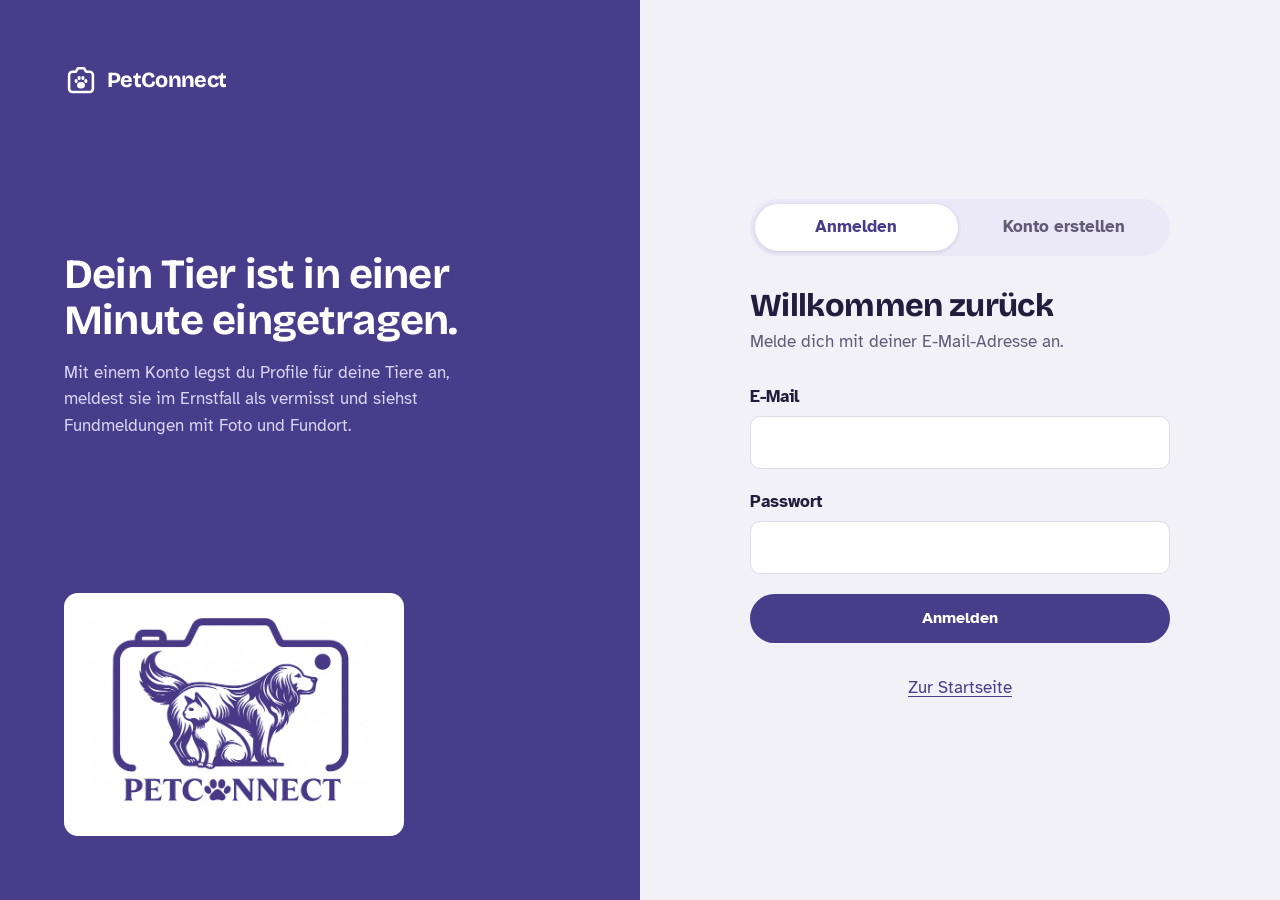
<file: frontend/pages/add-pet.html>
<!DOCTYPE html>
<html lang="de">
<head>
    <meta charset="UTF-8">
    <meta name="viewport" content="width=device-width, initial-scale=1.0">
    <title>Tier eintragen – PetConnect</title>
    <link rel="icon" href="../assets/favicon.svg" type="image/svg+xml">
    <link rel="stylesheet" href="../css/styles.css">
</head>
<body data-page="dashboard">
    <main class="wrap wrap-narrow">
        <div class="page-head">
            <h1>Tier eintragen</h1>
            <p class="lead">Mit einem guten Foto erkennt PetConnect dein Tier wieder, wenn jemand es findet und fotografiert.</p>
        </div>

        <form id="addPetForm" class="panel" novalidate>
            <div class="step">
                <div class="step-num" aria-hidden="true">1</div>
                <div>
                    <h3>Foto</h3>
                    <p class="muted">Das ganze Tier, seitlich oder von vorne, bei Tageslicht. Kein Gruppenfoto.</p>
                    <label class="dropzone" id="dropzone">
                        <span class="dz-icon"></span>
                        <strong>Foto auswählen</strong>
                        <span class="muted">oder hierher ziehen · JPG, PNG, GIF bis 10 MB</span>
                        <input type="file" id="photo" accept="image/jpeg,image/png,image/gif">
                    </label>
                </div>
            </div>

            <div class="step">
                <div class="step-num" aria-hidden="true">2</div>
                <div>
                    <h3>Wer ist es?</h3>
                    <p class="muted">Pflichtfelder sind nur Name und Tierart.</p>
                    <div class="field">
                        <label for="petName">Name</label>
                        <input type="text" id="petName" required placeholder="z. B. Luna">
                    </div>
                    <div class="field">
                        <span class="field-label" id="speciesLabel">Tierart</span>
                        <div class="choice" role="radiogroup" aria-labelledby="speciesLabel">
                            <input type="radio" name="species" id="speciesDog" value="dog">
                            <label for="speciesDog" data-icon="dog">Hund</label>
                            <input type="radio" name="species" id="speciesCat" value="cat">
                            <label for="speciesCat" data-icon="cat">Katze</label>
                        </div>
                    </div>
                    <div class="field-row">
                        <div class="field">
                            <label for="breed">Rasse <span class="optional">(optional)</span></label>
                            <input type="text" id="breed" placeholder="z. B. Mischling">
                        </div>
                        <div class="field">
                            <label for="color">Fellfarbe <span class="optional">(optional)</span></label>
                            <input type="text" id="color" placeholder="z. B. grau getigert">
                        </div>
                    </div>
                    <div class="field-row">
                        <div class="field">
                            <label for="age">Alter in Jahren <span class="optional">(optional)</span></label>
                            <input type="number" id="age" min="0" max="40" inputmode="numeric">
                        </div>
                        <div class="field">
                            <label for="weight">Gewicht in kg <span class="optional">(optional)</span></label>
                            <input type="number" id="weight" min="0" max="150" step="0.1" inputmode="decimal">
                        </div>
                    </div>
                </div>
            </div>

            <div class="step">
                <div class="step-num" aria-hidden="true">3</div>
                <div>
                    <h3>Woran erkennt man es?</h3>
                    <p class="muted">Diese Angaben helfen Findern, wenn das Foto allein nicht reicht.</p>
                    <div class="field">
                        <label for="features">Besondere Merkmale <span class="optional">(optional)</span></label>
                        <textarea id="features" placeholder="z. B. weißer Fleck auf der Brust, Knick im rechten Ohr, rotes Halsband"></textarea>
                    </div>
                    <div class="field">
                        <label for="microchip">Mikrochip-Nummer <span class="optional">(optional)</span></label>
                        <input type="text" id="microchip" inputmode="numeric" placeholder="15-stellige Nummer">
                    </div>
                </div>
            </div>

            <div class="form-actions">
                <a href="dashboard.html" class="btn btn-ghost">Abbrechen</a>
                <button type="submit" class="btn btn-primary" id="submitBtn">Tier eintragen</button>
            </div>
        </form>
    </main>

    <script src="../js/api.js"></script>
    <script>
        let photo = null;

        document.querySelector('.dz-icon').outerHTML = icon('camera');
        document.querySelectorAll('[data-icon]').forEach(el => el.insertAdjacentHTML('afterbegin', icon(el.dataset.icon)));
        setupPhotoInput(document.getElementById('dropzone'), (file) => { photo = file; });

        requireAuth();

        document.getElementById('addPetForm').addEventListener('submit', async (e) => {
            e.preventDefault();
            const name = document.getElementById('petName').value.trim();
            const species = document.querySelector('input[name="species"]:checked')?.value;

            if (!photo) {
                toast('Bitte wähle ein Foto deines Tieres aus.', 'error');
                document.getElementById('dropzone').scrollIntoView({ behavior: 'smooth', block: 'center' });
                return;
            }
            if (!name) {
                toast('Bitte gib den Namen deines Tieres ein.', 'error');
                document.getElementById('petName').focus();
                return;
            }
            if (!species) {
                toast('Bitte wähle aus, ob es ein Hund oder eine Katze ist.', 'error');
                document.getElementById('speciesDog').focus();
                return;
            }

            const formData = new FormData();
            formData.append('name', name);
            formData.append('species', species);
            formData.append('breed', document.getElementById('breed').value.trim());
            formData.append('color', document.getElementById('color').value.trim());
            formData.append('age', document.getElementById('age').value);
            formData.append('weight', document.getElementById('weight').value);
            formData.append('distinguishing_features', document.getElementById('features').value.trim());
            formData.append('microchip_id', document.getElementById('microchip').value.trim());
            formData.append('profile_image', photo);

            const button = document.getElementById('submitBtn');
            setBusy(button, true, 'Wird gespeichert …');
            try {
                await api.request('pets/register', { method: 'POST', body: formData });
                toast(`${name} ist eingetragen.`, 'success');
                setTimeout(() => { location.href = 'dashboard.html'; }, 900);
            } catch (err) {
                toast(err.message, 'error');
                setBusy(button, false);
            }
        });
    </script>
</body>
</html>
</file>
<file: frontend/css/styles.css>
/* ==========================================================================
   PetConnect – Stylesheet
   Leitmotiv: der Vermisst-Aushang. Violett aus dem Logo als Marke,
   Flyer-Gelb für die wichtigste Aktion ("Tier gefunden").
   ========================================================================== */

@font-face {
    font-family: 'Bricolage Grotesque';
    src: url('../assets/fonts/bricolage-grotesque-latin-wght-normal.woff2') format('woff2-variations');
    font-weight: 200 800;
    font-display: swap;
}
@font-face {
    font-family: 'Atkinson Hyperlegible';
    src: url('../assets/fonts/atkinson-hyperlegible-latin-400-normal.woff2') format('woff2');
    font-weight: 400;
    font-display: swap;
}
@font-face {
    font-family: 'Atkinson Hyperlegible';
    src: url('../assets/fonts/atkinson-hyperlegible-latin-700-normal.woff2') format('woff2');
    font-weight: 700;
    font-display: swap;
}

:root {
    --ink: #221c3d;
    --muted: #615b78;
    --brand: #483d8b;
    --brand-deep: #2e2563;
    --brand-soft: #ebe8f7;
    --paper: #f2f1f7;
    --surface: #ffffff;
    --line: #dedbea;
    --signal: #ffc93c;
    --signal-deep: #e5a800;
    --signal-soft: #fff4d6;
    --alarm: #c9302f;
    --alarm-soft: #fbe9e8;
    --home: #1d7f53;
    --home-soft: #e3f4eb;

    --font-display: 'Bricolage Grotesque', 'Segoe UI', system-ui, sans-serif;
    --font-body: 'Atkinson Hyperlegible', 'Segoe UI', system-ui, sans-serif;

    --radius-paper: 4px;
    --radius-panel: 14px;
    --radius-pill: 999px;
    --shadow-paper: 0 1px 0 rgba(34, 28, 61, .06), 0 8px 22px -12px rgba(34, 28, 61, .35);
    --shadow-float: 0 20px 50px -20px rgba(34, 28, 61, .45);

    --wrap: 1120px;
    --gutter: clamp(16px, 4vw, 32px);
}

/* ---------- Basis ---------- */
*, *::before, *::after { box-sizing: border-box; margin: 0; padding: 0; }

/* Kein Element darf die Seite verbreitern – sonst zoomt iOS Safari heraus */
html { -webkit-text-size-adjust: 100%; text-size-adjust: 100%; overflow-x: hidden; }

body {
    font-family: var(--font-body);
    font-size: 1.0625rem;
    line-height: 1.55;
    color: var(--ink);
    background: var(--paper);
    min-height: 100vh;
    display: flex;
    flex-direction: column;
    overflow-x: clip;
}

main { flex: 1; min-width: 0; }

img { max-width: 100%; height: auto; display: block; }

/* hidden-Attribut muss auch gegen display:flex der Komponenten gewinnen */
[hidden] { display: none !important; }

a { color: var(--brand); text-underline-offset: 3px; }
a:hover { color: var(--brand-deep); }

h1, h2, h3, h4 {
    font-family: var(--font-display);
    line-height: 1.1;
    letter-spacing: -0.02em;
    color: var(--ink);
}
h1 { font-size: clamp(2.1rem, 5vw, 3.4rem); font-weight: 750; }
h2 { font-size: clamp(1.6rem, 3vw, 2.1rem); font-weight: 700; }
h3 { font-size: 1.3rem; font-weight: 650; }
h4 { font-size: 1.05rem; font-weight: 650; letter-spacing: -0.01em; }

p + p { margin-top: .75em; }

:focus-visible {
    outline: 3px solid var(--brand);
    outline-offset: 2px;
    border-radius: 4px;
}

.sr-only {
    position: absolute; width: 1px; height: 1px; overflow: hidden;
    clip: rect(0 0 0 0); white-space: nowrap;
}

.wrap { width: 100%; max-width: var(--wrap); margin: 0 auto; padding: 0 var(--gutter); }
.wrap-narrow { max-width: 760px; }

.muted { color: var(--muted); }
.lead { font-size: 1.2rem; color: var(--muted); max-width: 58ch; }

/* ---------- Kopfzeile ---------- */
.site-header {
    background: var(--surface);
    border-bottom: 1px solid var(--line);
    position: sticky;
    top: 0;
    z-index: 50;
}
.site-header .wrap {
    display: flex;
    align-items: center;
    gap: 1.5rem;
    min-height: 68px;
}
.brand {
    display: inline-flex;
    align-items: center;
    gap: .55rem;
    text-decoration: none;
    color: var(--brand);
    font-family: var(--font-display);
    font-weight: 750;
    font-size: 1.35rem;
    letter-spacing: -0.03em;
}
.brand svg { width: 34px; height: 34px; }
.brand:hover { color: var(--brand-deep); }

.nav {
    display: flex;
    align-items: center;
    gap: .25rem;
    margin-left: auto;
}
.nav a {
    text-decoration: none;
    color: var(--ink);
    font-weight: 700;
    font-size: .98rem;
    padding: .5rem .8rem;
    border-radius: var(--radius-pill);
}
.nav a:hover { background: var(--brand-soft); color: var(--brand-deep); }
.nav a[aria-current="page"] { color: var(--brand); background: var(--brand-soft); }
.nav .btn { margin-left: .5rem; }

.nav-toggle {
    display: none;
    margin-left: auto;
    background: none;
    border: 1px solid var(--line);
    border-radius: 10px;
    width: 44px; height: 44px;
    align-items: center; justify-content: center;
    color: var(--ink);
    cursor: pointer;
}
.nav-toggle svg { width: 22px; height: 22px; }

@media (max-width: 820px) {
    .nav-toggle { display: inline-flex; }
    .nav {
        display: none;
        position: absolute;
        top: 68px; left: 0; right: 0;
        flex-direction: column;
        align-items: stretch;
        gap: 0;
        padding: .5rem var(--gutter) 1rem;
        background: var(--surface);
        border-bottom: 1px solid var(--line);
        box-shadow: var(--shadow-float);
    }
    .nav.open { display: flex; }
    .nav a { padding: .85rem .5rem; border-radius: 8px; }
    .nav .btn { margin: .5rem 0 0; justify-content: center; }
}

/* ---------- Fußzeile ---------- */
.site-footer {
    margin-top: 5rem;
    border-top: 1px solid var(--line);
    background: var(--surface);
    color: var(--muted);
    font-size: .95rem;
}
.site-footer .wrap {
    display: flex;
    flex-wrap: wrap;
    gap: 1rem 2rem;
    justify-content: space-between;
    padding-top: 1.75rem;
    padding-bottom: 1.75rem;
}
.site-footer nav { display: flex; gap: 1.25rem; flex-wrap: wrap; }
.site-footer a { color: var(--muted); }

/* ---------- Buttons ---------- */
.btn {
    display: inline-flex;
    align-items: center;
    gap: .5rem;
    font-family: var(--font-body);
    font-weight: 700;
    font-size: 1rem;
    line-height: 1.2;
    padding: .8rem 1.3rem;
    border-radius: var(--radius-pill);
    border: 2px solid transparent;
    cursor: pointer;
    text-decoration: none;
    transition: background-color .15s, border-color .15s, color .15s;
    white-space: nowrap;
}
.btn svg { width: 1.15em; height: 1.15em; flex-shrink: 0; }
.btn:disabled { opacity: .55; cursor: not-allowed; }

.btn-primary { background: var(--brand); color: #fff; }
.btn-primary:hover { background: var(--brand-deep); color: #fff; }

.btn-signal { background: var(--signal); color: var(--ink); }
.btn-signal:hover { background: var(--signal-deep); color: var(--ink); }

.btn-ghost { background: transparent; color: var(--ink); border-color: var(--line); }
.btn-ghost:hover { border-color: var(--brand); color: var(--brand); }

.btn-danger { background: var(--alarm); color: #fff; }
.btn-danger:hover { background: #a42523; color: #fff; }

.btn-home { background: var(--home); color: #fff; }
.btn-home:hover { background: #155f3e; color: #fff; }

.btn-link {
    background: none; border: none; padding: .4rem .2rem;
    color: var(--muted); font-weight: 700;
}
.btn-link:hover { color: var(--alarm); }

.btn-sm { padding: .5rem .9rem; font-size: .92rem; }
.btn-block { width: 100%; justify-content: center; }
@media (max-width: 420px) { .btn { white-space: normal; } }

.btn .spin {
    width: 1em; height: 1em;
    border: 2px solid currentColor;
    border-right-color: transparent;
    border-radius: 50%;
    animation: spin .7s linear infinite;
}
@keyframes spin { to { transform: rotate(360deg); } }

/* ---------- Formulare ---------- */
.field { margin-bottom: 1.25rem; }
.field > label, .field-label {
    display: block;
    font-weight: 700;
    margin-bottom: .4rem;
}
.field .hint { display: block; color: var(--muted); font-size: .92rem; margin-top: .35rem; }
.optional { font-weight: 400; color: var(--muted); }

input[type="text"], input[type="email"], input[type="password"], input[type="tel"],
input[type="number"], input[type="date"], input[type="search"], select, textarea {
    width: 100%;
    font: inherit;
    color: var(--ink);
    background: var(--surface);
    border: 1.5px solid var(--line);
    border-radius: 10px;
    padding: .75rem .9rem;
    min-height: 48px;
    transition: border-color .15s, box-shadow .15s;
}
textarea { min-height: 110px; resize: vertical; }
input:focus, select:focus, textarea:focus {
    outline: none;
    border-color: var(--brand);
    box-shadow: 0 0 0 3px rgba(72, 61, 139, .18);
}
input::placeholder, textarea::placeholder { color: #9a95ad; }

.field-row { display: grid; grid-template-columns: 1fr 1fr; gap: 0 1rem; }
@media (max-width: 560px) { .field-row { grid-template-columns: 1fr; } }

/* Auswahl Hund/Katze als große Schalter */
.choice { display: grid; grid-template-columns: 1fr 1fr; gap: .75rem; }
.choice input { position: absolute; opacity: 0; pointer-events: none; }
.choice label {
    display: flex;
    align-items: center;
    gap: .75rem;
    padding: .9rem 1rem;
    border: 1.5px solid var(--line);
    border-radius: 12px;
    background: var(--surface);
    font-weight: 700;
    cursor: pointer;
}
.choice label svg { width: 30px; height: 30px; color: var(--brand); }
.choice input:checked + label {
    border-color: var(--brand);
    background: var(--brand-soft);
    box-shadow: inset 0 0 0 1px var(--brand);
}
.choice input:focus-visible + label { outline: 3px solid var(--brand); outline-offset: 2px; }

/* Foto-Upload */
.dropzone {
    position: relative;
    display: flex;
    flex-direction: column;
    align-items: center;
    justify-content: center;
    text-align: center;
    gap: .5rem;
    min-height: 220px;
    padding: 1.5rem;
    border: 2px dashed #bdb7d6;
    border-radius: var(--radius-panel);
    background: var(--surface);
    cursor: pointer;
    transition: border-color .15s, background-color .15s;
}
.dropzone:hover, .dropzone.dragover { border-color: var(--brand); background: var(--brand-soft); }
.dropzone svg { width: 44px; height: 44px; color: var(--brand); }
.dropzone strong { font-size: 1.1rem; }
.dropzone input[type="file"] { position: absolute; inset: 0; opacity: 0; cursor: pointer; }
.dropzone.has-image { padding: 0; border-style: solid; border-color: var(--line); overflow: hidden; }
.dropzone.has-image img { width: 100%; height: 300px; object-fit: cover; }
@media (max-width: 560px) { .dropzone.has-image img { height: 240px; } }
.dropzone .change-photo {
    position: absolute; right: .75rem; bottom: .75rem;
    background: rgba(255, 255, 255, .95);
    border-radius: var(--radius-pill);
    padding: .45rem .9rem;
    font-weight: 700;
    font-size: .9rem;
    pointer-events: none;
}

/* ---------- Panels & Abschnitte ---------- */
.panel {
    background: var(--surface);
    border: 1px solid var(--line);
    border-radius: var(--radius-panel);
    padding: clamp(1.25rem, 3vw, 2rem);
}
.panel + .panel { margin-top: 1.5rem; }
.panel-title { margin-bottom: 1.25rem; }

.page-head { padding: clamp(2rem, 5vw, 3.5rem) 0 2rem; }
.page-head h1 { margin-bottom: .6rem; }

.section { margin-top: clamp(3rem, 7vw, 5rem); }
.section-head {
    display: flex;
    align-items: flex-end;
    justify-content: space-between;
    gap: 1rem;
    flex-wrap: wrap;
    margin-bottom: 1.5rem;
}

/* Schritte eines Formulars */
.step { display: grid; grid-template-columns: 2.25rem 1fr; gap: 0 1rem; }
.step + .step { margin-top: 2rem; padding-top: 2rem; border-top: 1px solid var(--line); }
.step-num {
    width: 2.25rem; height: 2.25rem;
    border-radius: 50%;
    background: var(--brand);
    color: #fff;
    font-family: var(--font-display);
    font-weight: 700;
    display: flex; align-items: center; justify-content: center;
}
.step h3 { margin: .2rem 0 .3rem; }
.step > div > .muted { margin-bottom: 1rem; }
@media (max-width: 560px) {
    .step { grid-template-columns: 1fr; }
    .step-num { margin-bottom: .6rem; }
}

/* ---------- Status-Pillen ---------- */
.status {
    display: inline-flex;
    align-items: center;
    gap: .35rem;
    font-size: .85rem;
    font-weight: 700;
    padding: .25rem .65rem;
    border-radius: var(--radius-pill);
}
.status::before { content: ''; width: .5rem; height: .5rem; border-radius: 50%; background: currentColor; }
.status-missing { color: var(--alarm); background: var(--alarm-soft); }
.status-home { color: var(--home); background: var(--home-soft); }

/* ---------- Der Vermisst-Aushang ---------- */
.posters {
    display: grid;
    grid-template-columns: repeat(auto-fill, minmax(min(250px, 100%), 1fr));
    gap: 1.75rem;
}
.poster {
    position: relative;
    display: flex;
    flex-direction: column;
    width: 100%;
    min-width: 0;
    background: var(--surface);
    border-radius: var(--radius-paper);
    box-shadow: var(--shadow-paper);
    text-align: left;
    font: inherit;
    color: inherit;
    border: none;
    padding: 0;
    cursor: pointer;
}
/* Klebestreifen oben */
.poster::before {
    content: '';
    position: absolute;
    top: -9px; left: 50%;
    width: 74px; height: 20px;
    transform: translateX(-50%) rotate(-2deg);
    background: rgba(255, 201, 60, .75);
    border-radius: 2px;
}
.poster:hover { box-shadow: 0 1px 0 rgba(34, 28, 61, .06), 0 14px 30px -12px rgba(34, 28, 61, .45); }
.poster-head {
    font-family: var(--font-display);
    font-weight: 800;
    font-size: 1.9rem;
    letter-spacing: .06em;
    color: var(--alarm);
    text-align: center;
    padding: 1.1rem 1rem .5rem;
    line-height: 1;
}
.poster-photo {
    position: relative;
    margin: 0 1rem;
    aspect-ratio: 4 / 3;
    background: var(--brand-soft);
    border-radius: 2px;
    overflow: hidden;
}
/* absolut positioniert: die Originalgröße des Fotos (z. B. 4032 px vom Handy)
   fließt so nicht in die Kartenbreite ein */
.poster-photo img { position: absolute; inset: 0; width: 100%; height: 100%; max-width: none; object-fit: cover; }
@supports not (aspect-ratio: 1) {
    .poster-photo { height: 0; padding-top: 75%; }
}
.poster-body { padding: .9rem 1rem 1rem; flex: 1; min-width: 0; }
.poster-name { font-family: var(--font-display); font-weight: 750; font-size: 1.5rem; line-height: 1.1; overflow-wrap: anywhere; }
.poster-meta { color: var(--muted); margin-top: .15rem; }
.poster-where {
    display: flex; gap: .4rem; align-items: flex-start;
    margin-top: .6rem; font-size: .95rem;
}
.poster-where svg { width: 1.1em; height: 1.1em; margin-top: .15em; color: var(--alarm); flex-shrink: 0; }
.poster-where span, .poster-meta { min-width: 0; overflow-wrap: anywhere; }
.poster-reward {
    display: inline-block;
    margin-top: .6rem;
    background: var(--signal-soft);
    border: 1px solid var(--signal);
    padding: .15rem .55rem;
    border-radius: 4px;
    font-weight: 700;
    font-size: .92rem;
}
/* Abreißzettel */
.poster-tabs {
    display: flex;
    border-top: 2px dashed var(--line);
    height: 112px;
    overflow: hidden;
    contain: size;
}
.poster-tabs span {
    flex: 1 1 0;
    min-width: 0;
    writing-mode: vertical-rl;
    transform: rotate(180deg);
    text-align: center;
    font-size: .72rem;
    font-weight: 700;
    color: var(--muted);
    padding: .4rem 0;
    white-space: nowrap;
    overflow: hidden;
    text-overflow: ellipsis;
}
.poster-tabs span + span { border-right: 1px dashed var(--line); }
/* ein Zettel ist schon abgerissen */
.poster-tabs span:nth-child(3) { visibility: hidden; }

/* Handy: Aushang kompakter, damit mehr als eine Karte pro Bildschirm passt */
@media (max-width: 560px) {
    .posters { gap: 1.5rem; }
    .poster-head { font-size: 1.5rem; padding: .9rem .75rem .45rem; }
    .poster-photo { margin: 0 .75rem; }
    .poster-body { padding: .75rem .75rem .85rem; }
    .poster-name { font-size: 1.3rem; }
    .poster-tabs { height: 84px; }
}

/* ---------- Tierliste im Dashboard ---------- */
.pet-list { display: grid; gap: 1rem; }
.pet-row {
    display: grid;
    grid-template-columns: 96px 1fr auto;
    gap: 1.25rem;
    align-items: center;
    background: var(--surface);
    border: 1px solid var(--line);
    border-radius: var(--radius-panel);
    padding: 1rem;
}
.pet-row > * { min-width: 0; }
.pet-row img { width: 96px; height: 96px; max-width: none; object-fit: cover; border-radius: 10px; background: var(--brand-soft); }
.pet-row h3 { display: flex; align-items: center; gap: .6rem; flex-wrap: wrap; }
.pet-row .actions { display: flex; gap: .5rem; flex-wrap: wrap; justify-content: flex-end; }
@media (max-width: 680px) {
    .pet-row { grid-template-columns: 72px 1fr; }
    .pet-row img { width: 72px; height: 72px; }
    .pet-row .actions { grid-column: 1 / -1; justify-content: flex-start; }
}

/* Fundmeldungen für Besitzer */
.match-alert {
    background: var(--signal-soft);
    border: 1.5px solid var(--signal);
    border-radius: var(--radius-panel);
    padding: clamp(1.25rem, 3vw, 1.75rem);
}
.match-alert > h2 { margin-bottom: .4rem; }
.match {
    display: grid;
    grid-template-columns: 140px 1fr;
    gap: 1.25rem;
    background: var(--surface);
    border-radius: 12px;
    padding: 1rem;
    margin-top: 1rem;
}
.match > * { min-width: 0; }
.match img { width: 140px; height: 140px; max-width: none; object-fit: cover; border-radius: 8px; background: var(--brand-soft); }
.match h3 { margin-bottom: .25rem; }
.match dl { display: grid; grid-template-columns: auto 1fr; gap: .2rem .9rem; margin-top: .6rem; font-size: .97rem; }
.match dt { color: var(--muted); }
.match dd { overflow-wrap: anywhere; }
@media (max-width: 560px) {
    .match { grid-template-columns: 1fr; }
    .match img { width: 100%; height: auto; aspect-ratio: 4 / 3; }
}

/* Ähnlichkeits-Balken */
.similarity { display: flex; align-items: center; gap: .75rem; margin-top: .4rem; }
.similarity-bar { flex: 1; max-width: 220px; height: 8px; border-radius: 4px; background: var(--line); overflow: hidden; }
.similarity-bar i { display: block; height: 100%; background: var(--brand); border-radius: 4px; }
.similarity b { font-family: var(--font-display); font-size: 1.15rem; }

/* ---------- Karte ---------- */
.map {
    height: 340px;
    border-radius: 12px;
    border: 1.5px solid var(--line);
    background: var(--brand-soft);
    z-index: 1;
}
@media (max-width: 560px) { .map { height: 280px; } }
.map-bar {
    display: flex;
    flex-wrap: wrap;
    align-items: center;
    justify-content: space-between;
    gap: .75rem;
    margin-bottom: .75rem;
}
.map-status { font-size: .95rem; color: var(--muted); display: flex; gap: .4rem; align-items: center; }
.map-status svg { width: 1.1em; height: 1.1em; }
.map-status.set { color: var(--home); font-weight: 700; }
.map-status.error { color: var(--alarm); font-weight: 700; }

/* ---------- Meldungen (Toasts) ---------- */
.toasts {
    position: fixed;
    bottom: 1.25rem;
    left: 50%;
    transform: translateX(-50%);
    z-index: 1000;
    display: flex;
    flex-direction: column;
    gap: .5rem;
    width: min(520px, calc(100% - 2rem));
}
.toast {
    display: flex;
    align-items: flex-start;
    gap: .75rem;
    background: var(--ink);
    color: #fff;
    padding: .9rem 1rem;
    border-radius: 12px;
    box-shadow: var(--shadow-float);
    animation: toast-in .2s ease-out;
}
.toast svg { width: 1.3em; height: 1.3em; flex-shrink: 0; margin-top: .1em; }
.toast-success svg { color: #6fe0a6; }
.toast-error svg { color: #ff8f8c; }
.toast-info svg { color: var(--signal); }
.toast span { flex: 1; }
.toast button {
    background: none; border: none; color: #fff; opacity: .7;
    cursor: pointer; font-size: 1.3rem; line-height: 1;
}
@keyframes toast-in { from { opacity: 0; transform: translateY(8px); } }

/* Hinweisbox im Seitenfluss */
.note {
    display: flex;
    gap: .75rem;
    padding: 1rem 1.1rem;
    border-radius: 12px;
    background: var(--brand-soft);
    font-size: .97rem;
}
.note svg { width: 1.3em; height: 1.3em; flex-shrink: 0; color: var(--brand); margin-top: .1em; }
.note-warn { background: var(--signal-soft); }
.note-warn svg { color: var(--signal-deep); }

/* ---------- Modal ---------- */
.modal {
    position: fixed;
    inset: 0;
    z-index: 900;
    display: none;
    align-items: flex-start;
    justify-content: center;
    padding: 5vh 1rem;
    background: rgba(34, 28, 61, .55);
    overflow-y: auto;
}
.modal.open { display: flex; }
.modal-dialog {
    position: relative;
    width: 100%;
    max-width: 640px;
    background: var(--surface);
    border-radius: var(--radius-panel);
    box-shadow: var(--shadow-float);
    overflow: hidden;
}
.modal-close {
    position: absolute;
    top: .75rem; right: .75rem;
    width: 40px; height: 40px;
    border-radius: 50%;
    border: none;
    background: rgba(255, 255, 255, .92);
    color: var(--ink);
    cursor: pointer;
    display: flex; align-items: center; justify-content: center;
    z-index: 2;
}
.modal-close svg { width: 20px; height: 20px; }
.modal-photo { width: 100%; height: 320px; object-fit: cover; background: var(--brand-soft); }
@media (max-width: 560px) {
    .modal { padding: .75rem; }
    .modal-photo { height: auto; aspect-ratio: 4 / 3; }
    .modal-body { padding: 1.25rem; }
}
.modal-body { padding: 1.5rem; }
.facts { display: grid; grid-template-columns: auto 1fr; gap: .35rem 1.25rem; margin: 1rem 0; }
.facts dt { color: var(--muted); }
.facts dd { font-weight: 700; overflow-wrap: anywhere; }

/* ---------- Zustände ---------- */
.loading {
    display: flex; flex-direction: column; align-items: center; gap: .75rem;
    padding: 3rem 1rem; color: var(--muted);
}
.loading::before {
    content: '';
    width: 36px; height: 36px;
    border: 3px solid var(--line);
    border-top-color: var(--brand);
    border-radius: 50%;
    animation: spin .8s linear infinite;
}
.empty {
    text-align: center;
    padding: clamp(2rem, 6vw, 3.5rem) 1.5rem;
    background: var(--surface);
    border: 1.5px dashed var(--line);
    border-radius: var(--radius-panel);
}
.empty svg { width: 48px; height: 48px; color: var(--brand); margin: 0 auto 1rem; }
.empty h3 { margin-bottom: .4rem; }
.empty p { color: var(--muted); max-width: 46ch; margin: 0 auto 1.25rem; }

/* ---------- Startseite ---------- */
.hero { padding: clamp(2.5rem, 7vw, 5rem) 0 1rem; }
.hero-grid > * { min-width: 0; }
.hero-grid { display: grid; grid-template-columns: 1.1fr .9fr; gap: clamp(2rem, 5vw, 4rem); align-items: center; }
.hero h1 { font-size: clamp(2.4rem, 6vw, 4.2rem); margin-bottom: 1.1rem; }
.hero .lead { margin-bottom: 2rem; }
.paths { display: grid; gap: .9rem; }
.path {
    display: grid;
    grid-template-columns: 52px 1fr auto;
    align-items: center;
    gap: 1rem;
    padding: 1.1rem 1.25rem;
    border-radius: var(--radius-panel);
    text-decoration: none;
    color: var(--ink);
    border: 1.5px solid transparent;
}
.path svg.path-icon { width: 52px; height: 52px; padding: 12px; border-radius: 12px; }
.path svg.path-arrow { width: 22px; height: 22px; }
.path > div { min-width: 0; }
@media (max-width: 420px) {
    .path { grid-template-columns: 44px 1fr auto; gap: .8rem; padding: 1rem; }
    .path svg.path-icon { width: 44px; height: 44px; padding: 10px; }
    .path > div strong { font-size: 1.15rem; }
}
.path strong { display: block; font-family: var(--font-display); font-size: 1.3rem; font-weight: 700; letter-spacing: -0.01em; }
.path span { color: var(--muted); font-size: .97rem; }
.path-found { background: var(--signal); }
.path-found svg.path-icon { background: var(--ink); color: var(--signal); }
.path-found span { color: #4b3f12; }
.path-found:hover { background: var(--signal-deep); color: var(--ink); }
.path-missing { background: var(--surface); border-color: var(--line); }
.path-missing svg.path-icon { background: var(--brand-soft); color: var(--brand); }
.path-missing:hover { border-color: var(--brand); color: var(--ink); }

.hero-board { position: relative; min-height: 420px; }
.hero-board .poster { position: absolute; width: min(270px, 70%); cursor: pointer; }
.hero-board .poster:nth-child(1) { top: 0; left: 4%; transform: rotate(-3deg); }
.hero-board .poster:nth-child(2) { top: 50px; right: 2%; transform: rotate(2.5deg); }
.hero-board .poster:nth-child(3) { display: none; }
.hero-board .empty { position: static; }
@media (max-width: 900px) {
    .hero-grid { grid-template-columns: 1fr; }
    .hero-board { min-height: 0; }
    .hero-board .poster { position: relative; width: 100%; transform: none !important; top: auto !important; left: auto !important; right: auto !important; }
    .hero-board .poster:nth-child(2) { display: none; }
}

.flows { display: grid; grid-template-columns: 1fr 1fr; gap: 1.5rem; align-items: start; }
.flows > .panel { margin-top: 0; }
@media (max-width: 760px) { .flows { grid-template-columns: 1fr; } }
.flow h3 { margin-bottom: 1rem; display: flex; align-items: center; gap: .6rem; }
.flow h3 svg { width: 28px; height: 28px; color: var(--brand); }
.flow ol { list-style: none; counter-reset: flow; display: grid; gap: 1rem; }
.flow li { counter-increment: flow; display: grid; grid-template-columns: 2rem 1fr; gap: .75rem; }
.flow li::before {
    content: counter(flow);
    width: 2rem; height: 2rem;
    border-radius: 50%;
    border: 2px solid var(--brand);
    color: var(--brand);
    font-family: var(--font-display);
    font-weight: 700;
    display: flex; align-items: center; justify-content: center;
}
.flow li strong { display: block; }
.flow li span { color: var(--muted); }

/* ---------- Login ---------- */
.auth {
    display: grid;
    grid-template-columns: 1fr 1fr;
    min-height: 100vh;
}
.auth-side {
    background: var(--brand);
    color: #fff;
    padding: clamp(2rem, 5vw, 4rem);
    display: flex;
    flex-direction: column;
    justify-content: space-between;
    gap: 2rem;
}
.auth-side .brand { color: #fff; }
.auth-side h2 { color: #fff; font-size: clamp(1.8rem, 3.5vw, 2.6rem); max-width: 16ch; }
.auth-side p { color: #d9d4f3; max-width: 40ch; margin-top: 1rem; }
.auth-side .logo-card {
    background: #fff;
    border-radius: var(--radius-panel);
    padding: 1.5rem;
    max-width: 340px;
}
.auth-main { display: flex; align-items: center; justify-content: center; padding: clamp(2rem, 5vw, 4rem) var(--gutter); }
.auth-form { width: 100%; max-width: 420px; }
.auth-form h1 { font-size: 2rem; margin-bottom: .4rem; }
.auth-form [role="tabpanel"] > p { margin-bottom: 1.75rem; }
.tabs { display: flex; gap: .25rem; background: var(--brand-soft); padding: .3rem; border-radius: var(--radius-pill); margin-bottom: 2rem; }
.tabs button {
    flex: 1;
    border: none;
    background: none;
    padding: .65rem;
    border-radius: var(--radius-pill);
    font: inherit;
    font-weight: 700;
    color: var(--muted);
    cursor: pointer;
}
.tabs button[aria-selected="true"] { background: var(--surface); color: var(--brand); box-shadow: 0 1px 4px rgba(34, 28, 61, .15); }
.form-error {
    background: var(--alarm-soft);
    color: var(--alarm);
    padding: .75rem 1rem;
    border-radius: 10px;
    font-weight: 700;
    margin-bottom: 1rem;
}
@media (max-width: 860px) {
    .auth { grid-template-columns: 1fr; }
    .auth-side { padding-bottom: 2rem; }
    .auth-side .logo-card { display: none; }
}

/* ---------- Layout-Helfer ---------- */
.two-col { display: grid; grid-template-columns: minmax(0, 1.6fr) minmax(0, 1fr); gap: 1.5rem; align-items: start; }
@media (max-width: 900px) { .two-col { grid-template-columns: 1fr; } }

.form-actions { display: flex; gap: .75rem; justify-content: flex-end; flex-wrap: wrap; margin-top: 2rem; }

.filters { display: flex; gap: .75rem; flex-wrap: wrap; align-items: center; margin-bottom: 2rem; }
.filters .search { flex: 1; min-width: 220px; position: relative; }
.filters .search svg { position: absolute; left: .9rem; top: 50%; transform: translateY(-50%); width: 20px; height: 20px; color: var(--muted); }
.filters .search input { padding-left: 2.6rem; }
.chips { display: flex; gap: .4rem; }
.chips button {
    font: inherit; font-weight: 700; font-size: .95rem;
    padding: .6rem 1rem;
    border-radius: var(--radius-pill);
    border: 1.5px solid var(--line);
    background: var(--surface);
    color: var(--ink);
    cursor: pointer;
    min-height: 44px;
}
.chips button[aria-pressed="true"] { background: var(--ink); border-color: var(--ink); color: #fff; }

.center { text-align: center; }
.mt-1 { margin-top: 1rem; }
.mt-2 { margin-top: 2rem; }

@media (prefers-reduced-motion: reduce) {
    *, *::before, *::after { animation-duration: .01ms !important; animation-iteration-count: 1 !important; transition-duration: .01ms !important; }
}

/* Leaflet: Marker-Popup an Schrift anpassen */
.leaflet-container { font-family: var(--font-body); }
</file>
<file: frontend/assets/leaflet/leaflet.css>
/* required styles */

.leaflet-pane,
.leaflet-tile,
.leaflet-marker-icon,
.leaflet-marker-shadow,
.leaflet-tile-container,
.leaflet-pane > svg,
.leaflet-pane > canvas,
.leaflet-zoom-box,
.leaflet-image-layer,
.leaflet-layer {
	position: absolute;
	left: 0;
	top: 0;
	}
.leaflet-container {
	overflow: hidden;
	}
.leaflet-tile,
.leaflet-marker-icon,
.leaflet-marker-shadow {
	-webkit-user-select: none;
	   -moz-user-select: none;
	        user-select: none;
	  -webkit-user-drag: none;
	}
/* Prevents IE11 from highlighting tiles in blue */
.leaflet-tile::selection {
	background: transparent;
}
/* Safari renders non-retina tile on retina better with this, but Chrome is worse */
.leaflet-safari .leaflet-tile {
	image-rendering: -webkit-optimize-contrast;
	}
/* hack that prevents hw layers "stretching" when loading new tiles */
.leaflet-safari .leaflet-tile-container {
	width: 1600px;
	height: 1600px;
	-webkit-transform-origin: 0 0;
	}
.leaflet-marker-icon,
.leaflet-marker-shadow {
	display: block;
	}
/* .leaflet-container svg: reset svg max-width decleration shipped in Joomla! (joomla.org) 3.x */
/* .leaflet-container img: map is broken in FF if you have max-width: 100% on tiles */
.leaflet-container .leaflet-overlay-pane svg {
	max-width: none !important;
	max-height: none !important;
	}
.leaflet-container .leaflet-marker-pane img,
.leaflet-container .leaflet-shadow-pane img,
.leaflet-container .leaflet-tile-pane img,
.leaflet-container img.leaflet-image-layer,
.leaflet-container .leaflet-tile {
	max-width: none !important;
	max-height: none !important;
	width: auto;
	padding: 0;
	}

.leaflet-container img.leaflet-tile {
	/* See: https://bugs.chromium.org/p/chromium/issues/detail?id=600120 */
	mix-blend-mode: plus-lighter;
}

.leaflet-container.leaflet-touch-zoom {
	-ms-touch-action: pan-x pan-y;
	touch-action: pan-x pan-y;
	}
.leaflet-container.leaflet-touch-drag {
	-ms-touch-action: pinch-zoom;
	/* Fallback for FF which doesn't support pinch-zoom */
	touch-action: none;
	touch-action: pinch-zoom;
}
.leaflet-container.leaflet-touch-drag.leaflet-touch-zoom {
	-ms-touch-action: none;
	touch-action: none;
}
.leaflet-container {
	-webkit-tap-highlight-color: transparent;
}
.leaflet-container a {
	-webkit-tap-highlight-color: rgba(51, 181, 229, 0.4);
}
.leaflet-tile {
	filter: inherit;
	visibility: hidden;
	}
.leaflet-tile-loaded {
	visibility: inherit;
	}
.leaflet-zoom-box {
	width: 0;
	height: 0;
	-moz-box-sizing: border-box;
	     box-sizing: border-box;
	z-index: 800;
	}
/* workaround for https://bugzilla.mozilla.org/show_bug.cgi?id=888319 */
.leaflet-overlay-pane svg {
	-moz-user-select: none;
	}

.leaflet-pane         { z-index: 400; }

.leaflet-tile-pane    { z-index: 200; }
.leaflet-overlay-pane { z-index: 400; }
.leaflet-shadow-pane  { z-index: 500; }
.leaflet-marker-pane  { z-index: 600; }
.leaflet-tooltip-pane   { z-index: 650; }
.leaflet-popup-pane   { z-index: 700; }

.leaflet-map-pane canvas { z-index: 100; }
.leaflet-map-pane svg    { z-index: 200; }

.leaflet-vml-shape {
	width: 1px;
	height: 1px;
	}
.lvml {
	behavior: url(#default#VML);
	display: inline-block;
	position: absolute;
	}


/* control positioning */

.leaflet-control {
	position: relative;
	z-index: 800;
	pointer-events: visiblePainted; /* IE 9-10 doesn't have auto */
	pointer-events: auto;
	}
.leaflet-top,
.leaflet-bottom {
	position: absolute;
	z-index: 1000;
	pointer-events: none;
	}
.leaflet-top {
	top: 0;
	}
.leaflet-right {
	right: 0;
	}
.leaflet-bottom {
	bottom: 0;
	}
.leaflet-left {
	left: 0;
	}
.leaflet-control {
	float: left;
	clear: both;
	}
.leaflet-right .leaflet-control {
	float: right;
	}
.leaflet-top .leaflet-control {
	margin-top: 10px;
	}
.leaflet-bottom .leaflet-control {
	margin-bottom: 10px;
	}
.leaflet-left .leaflet-control {
	margin-left: 10px;
	}
.leaflet-right .leaflet-control {
	margin-right: 10px;
	}


/* zoom and fade animations */

.leaflet-fade-anim .leaflet-popup {
	opacity: 0;
	-webkit-transition: opacity 0.2s linear;
	   -moz-transition: opacity 0.2s linear;
	        transition: opacity 0.2s linear;
	}
.leaflet-fade-anim .leaflet-map-pane .leaflet-popup {
	opacity: 1;
	}
.leaflet-zoom-animated {
	-webkit-transform-origin: 0 0;
	    -ms-transform-origin: 0 0;
	        transform-origin: 0 0;
	}
svg.leaflet-zoom-animated {
	will-change: transform;
}

.leaflet-zoom-anim .leaflet-zoom-animated {
	-webkit-transition: -webkit-transform 0.25s cubic-bezier(0,0,0.25,1);
	   -moz-transition:    -moz-transform 0.25s cubic-bezier(0,0,0.25,1);
	        transition:         transform 0.25s cubic-bezier(0,0,0.25,1);
	}
.leaflet-zoom-anim .leaflet-tile,
.leaflet-pan-anim .leaflet-tile {
	-webkit-transition: none;
	   -moz-transition: none;
	        transition: none;
	}

.leaflet-zoom-anim .leaflet-zoom-hide {
	visibility: hidden;
	}


/* cursors */

.leaflet-interactive {
	cursor: pointer;
	}
.leaflet-grab {
	cursor: -webkit-grab;
	cursor:    -moz-grab;
	cursor:         grab;
	}
.leaflet-crosshair,
.leaflet-crosshair .leaflet-interactive {
	cursor: crosshair;
	}
.leaflet-popup-pane,
.leaflet-control {
	cursor: auto;
	}
.leaflet-dragging .leaflet-grab,
.leaflet-dragging .leaflet-grab .leaflet-interactive,
.leaflet-dragging .leaflet-marker-draggable {
	cursor: move;
	cursor: -webkit-grabbing;
	cursor:    -moz-grabbing;
	cursor:         grabbing;
	}

/* marker & overlays interactivity */
.leaflet-marker-icon,
.leaflet-marker-shadow,
.leaflet-image-layer,
.leaflet-pane > svg path,
.leaflet-tile-container {
	pointer-events: none;
	}

.leaflet-marker-icon.leaflet-interactive,
.leaflet-image-layer.leaflet-interactive,
.leaflet-pane > svg path.leaflet-interactive,
svg.leaflet-image-layer.leaflet-interactive path {
	pointer-events: visiblePainted; /* IE 9-10 doesn't have auto */
	pointer-events: auto;
	}

/* visual tweaks */

.leaflet-container {
	background: #ddd;
	outline-offset: 1px;
	}
.leaflet-container a {
	color: #0078A8;
	}
.leaflet-zoom-box {
	border: 2px dotted #38f;
	background: rgba(255,255,255,0.5);
	}


/* general typography */
.leaflet-container {
	font-family: "Helvetica Neue", Arial, Helvetica, sans-serif;
	font-size: 12px;
	font-size: 0.75rem;
	line-height: 1.5;
	}


/* general toolbar styles */

.leaflet-bar {
	box-shadow: 0 1px 5px rgba(0,0,0,0.65);
	border-radius: 4px;
	}
.leaflet-bar a {
	background-color: #fff;
	border-bottom: 1px solid #ccc;
	width: 26px;
	height: 26px;
	line-height: 26px;
	display: block;
	text-align: center;
	text-decoration: none;
	color: black;
	}
.leaflet-bar a,
.leaflet-control-layers-toggle {
	background-position: 50% 50%;
	background-repeat: no-repeat;
	display: block;
	}
.leaflet-bar a:hover,
.leaflet-bar a:focus {
	background-color: #f4f4f4;
	}
.leaflet-bar a:first-child {
	border-top-left-radius: 4px;
	border-top-right-radius: 4px;
	}
.leaflet-bar a:last-child {
	border-bottom-left-radius: 4px;
	border-bottom-right-radius: 4px;
	border-bottom: none;
	}
.leaflet-bar a.leaflet-disabled {
	cursor: default;
	background-color: #f4f4f4;
	color: #bbb;
	}

.leaflet-touch .leaflet-bar a {
	width: 30px;
	height: 30px;
	line-height: 30px;
	}
.leaflet-touch .leaflet-bar a:first-child {
	border-top-left-radius: 2px;
	border-top-right-radius: 2px;
	}
.leaflet-touch .leaflet-bar a:last-child {
	border-bottom-left-radius: 2px;
	border-bottom-right-radius: 2px;
	}

/* zoom control */

.leaflet-control-zoom-in,
.leaflet-control-zoom-out {
	font: bold 18px 'Lucida Console', Monaco, monospace;
	text-indent: 1px;
	}

.leaflet-touch .leaflet-control-zoom-in, .leaflet-touch .leaflet-control-zoom-out  {
	font-size: 22px;
	}


/* layers control */

.leaflet-control-layers {
	box-shadow: 0 1px 5px rgba(0,0,0,0.4);
	background: #fff;
	border-radius: 5px;
	}
.leaflet-control-layers-toggle {
	background-image: url(images/layers.png);
	width: 36px;
	height: 36px;
	}
.leaflet-retina .leaflet-control-layers-toggle {
	background-image: url(images/layers-2x.png);
	background-size: 26px 26px;
	}
.leaflet-touch .leaflet-control-layers-toggle {
	width: 44px;
	height: 44px;
	}
.leaflet-control-layers .leaflet-control-layers-list,
.leaflet-control-layers-expanded .leaflet-control-layers-toggle {
	display: none;
	}
.leaflet-control-layers-expanded .leaflet-control-layers-list {
	display: block;
	position: relative;
	}
.leaflet-control-layers-expanded {
	padding: 6px 10px 6px 6px;
	color: #333;
	background: #fff;
	}
.leaflet-control-layers-scrollbar {
	overflow-y: scroll;
	overflow-x: hidden;
	padding-right: 5px;
	}
.leaflet-control-layers-selector {
	margin-top: 2px;
	position: relative;
	top: 1px;
	}
.leaflet-control-layers label {
	display: block;
	font-size: 13px;
	font-size: 1.08333em;
	}
.leaflet-control-layers-separator {
	height: 0;
	border-top: 1px solid #ddd;
	margin: 5px -10px 5px -6px;
	}

/* Default icon URLs */
.leaflet-default-icon-path { /* used only in path-guessing heuristic, see L.Icon.Default */
	background-image: url(images/marker-icon.png);
	}


/* attribution and scale controls */

.leaflet-container .leaflet-control-attribution {
	background: #fff;
	background: rgba(255, 255, 255, 0.8);
	margin: 0;
	}
.leaflet-control-attribution,
.leaflet-control-scale-line {
	padding: 0 5px;
	color: #333;
	line-height: 1.4;
	}
.leaflet-control-attribution a {
	text-decoration: none;
	}
.leaflet-control-attribution a:hover,
.leaflet-control-attribution a:focus {
	text-decoration: underline;
	}
.leaflet-attribution-flag {
	display: inline !important;
	vertical-align: baseline !important;
	width: 1em;
	height: 0.6669em;
	}
.leaflet-left .leaflet-control-scale {
	margin-left: 5px;
	}
.leaflet-bottom .leaflet-control-scale {
	margin-bottom: 5px;
	}
.leaflet-control-scale-line {
	border: 2px solid #777;
	border-top: none;
	line-height: 1.1;
	padding: 2px 5px 1px;
	white-space: nowrap;
	-moz-box-sizing: border-box;
	     box-sizing: border-box;
	background: rgba(255, 255, 255, 0.8);
	text-shadow: 1px 1px #fff;
	}
.leaflet-control-scale-line:not(:first-child) {
	border-top: 2px solid #777;
	border-bottom: none;
	margin-top: -2px;
	}
.leaflet-control-scale-line:not(:first-child):not(:last-child) {
	border-bottom: 2px solid #777;
	}

.leaflet-touch .leaflet-control-attribution,
.leaflet-touch .leaflet-control-layers,
.leaflet-touch .leaflet-bar {
	box-shadow: none;
	}
.leaflet-touch .leaflet-control-layers,
.leaflet-touch .leaflet-bar {
	border: 2px solid rgba(0,0,0,0.2);
	background-clip: padding-box;
	}


/* popup */

.leaflet-popup {
	position: absolute;
	text-align: center;
	margin-bottom: 20px;
	}
.leaflet-popup-content-wrapper {
	padding: 1px;
	text-align: left;
	border-radius: 12px;
	}
.leaflet-popup-content {
	margin: 13px 24px 13px 20px;
	line-height: 1.3;
	font-size: 13px;
	font-size: 1.08333em;
	min-height: 1px;
	}
.leaflet-popup-content p {
	margin: 17px 0;
	margin: 1.3em 0;
	}
.leaflet-popup-tip-container {
	width: 40px;
	height: 20px;
	position: absolute;
	left: 50%;
	margin-top: -1px;
	margin-left: -20px;
	overflow: hidden;
	pointer-events: none;
	}
.leaflet-popup-tip {
	width: 17px;
	height: 17px;
	padding: 1px;

	margin: -10px auto 0;
	pointer-events: auto;

	-webkit-transform: rotate(45deg);
	   -moz-transform: rotate(45deg);
	    -ms-transform: rotate(45deg);
	        transform: rotate(45deg);
	}
.leaflet-popup-content-wrapper,
.leaflet-popup-tip {
	background: white;
	color: #333;
	box-shadow: 0 3px 14px rgba(0,0,0,0.4);
	}
.leaflet-container a.leaflet-popup-close-button {
	position: absolute;
	top: 0;
	right: 0;
	border: none;
	text-align: center;
	width: 24px;
	height: 24px;
	font: 16px/24px Tahoma, Verdana, sans-serif;
	color: #757575;
	text-decoration: none;
	background: transparent;
	}
.leaflet-container a.leaflet-popup-close-button:hover,
.leaflet-container a.leaflet-popup-close-button:focus {
	color: #585858;
	}
.leaflet-popup-scrolled {
	overflow: auto;
	}

.leaflet-oldie .leaflet-popup-content-wrapper {
	-ms-zoom: 1;
	}
.leaflet-oldie .leaflet-popup-tip {
	width: 24px;
	margin: 0 auto;

	-ms-filter: "progid:DXImageTransform.Microsoft.Matrix(M11=0.70710678, M12=0.70710678, M21=-0.70710678, M22=0.70710678)";
	filter: progid:DXImageTransform.Microsoft.Matrix(M11=0.70710678, M12=0.70710678, M21=-0.70710678, M22=0.70710678);
	}

.leaflet-oldie .leaflet-control-zoom,
.leaflet-oldie .leaflet-control-layers,
.leaflet-oldie .leaflet-popup-content-wrapper,
.leaflet-oldie .leaflet-popup-tip {
	border: 1px solid #999;
	}


/* div icon */

.leaflet-div-icon {
	background: #fff;
	border: 1px solid #666;
	}


/* Tooltip */
/* Base styles for the element that has a tooltip */
.leaflet-tooltip {
	position: absolute;
	padding: 6px;
	background-color: #fff;
	border: 1px solid #fff;
	border-radius: 3px;
	color: #222;
	white-space: nowrap;
	-webkit-user-select: none;
	-moz-user-select: none;
	-ms-user-select: none;
	user-select: none;
	pointer-events: none;
	box-shadow: 0 1px 3px rgba(0,0,0,0.4);
	}
.leaflet-tooltip.leaflet-interactive {
	cursor: pointer;
	pointer-events: auto;
	}
.leaflet-tooltip-top:before,
.leaflet-tooltip-bottom:before,
.leaflet-tooltip-left:before,
.leaflet-tooltip-right:before {
	position: absolute;
	pointer-events: none;
	border: 6px solid transparent;
	background: transparent;
	content: "";
	}

/* Directions */

.leaflet-tooltip-bottom {
	margin-top: 6px;
}
.leaflet-tooltip-top {
	margin-top: -6px;
}
.leaflet-tooltip-bottom:before,
.leaflet-tooltip-top:before {
	left: 50%;
	margin-left: -6px;
	}
.leaflet-tooltip-top:before {
	bottom: 0;
	margin-bottom: -12px;
	border-top-color: #fff;
	}
.leaflet-tooltip-bottom:before {
	top: 0;
	margin-top: -12px;
	margin-left: -6px;
	border-bottom-color: #fff;
	}
.leaflet-tooltip-left {
	margin-left: -6px;
}
.leaflet-tooltip-right {
	margin-left: 6px;
}
.leaflet-tooltip-left:before,
.leaflet-tooltip-right:before {
	top: 50%;
	margin-top: -6px;
	}
.leaflet-tooltip-left:before {
	right: 0;
	margin-right: -12px;
	border-left-color: #fff;
	}
.leaflet-tooltip-right:before {
	left: 0;
	margin-left: -12px;
	border-right-color: #fff;
	}

/* Printing */

@media print {
	/* Prevent printers from removing background-images of controls. */
	.leaflet-control {
		-webkit-print-color-adjust: exact;
		print-color-adjust: exact;
		}
	}
</file>
